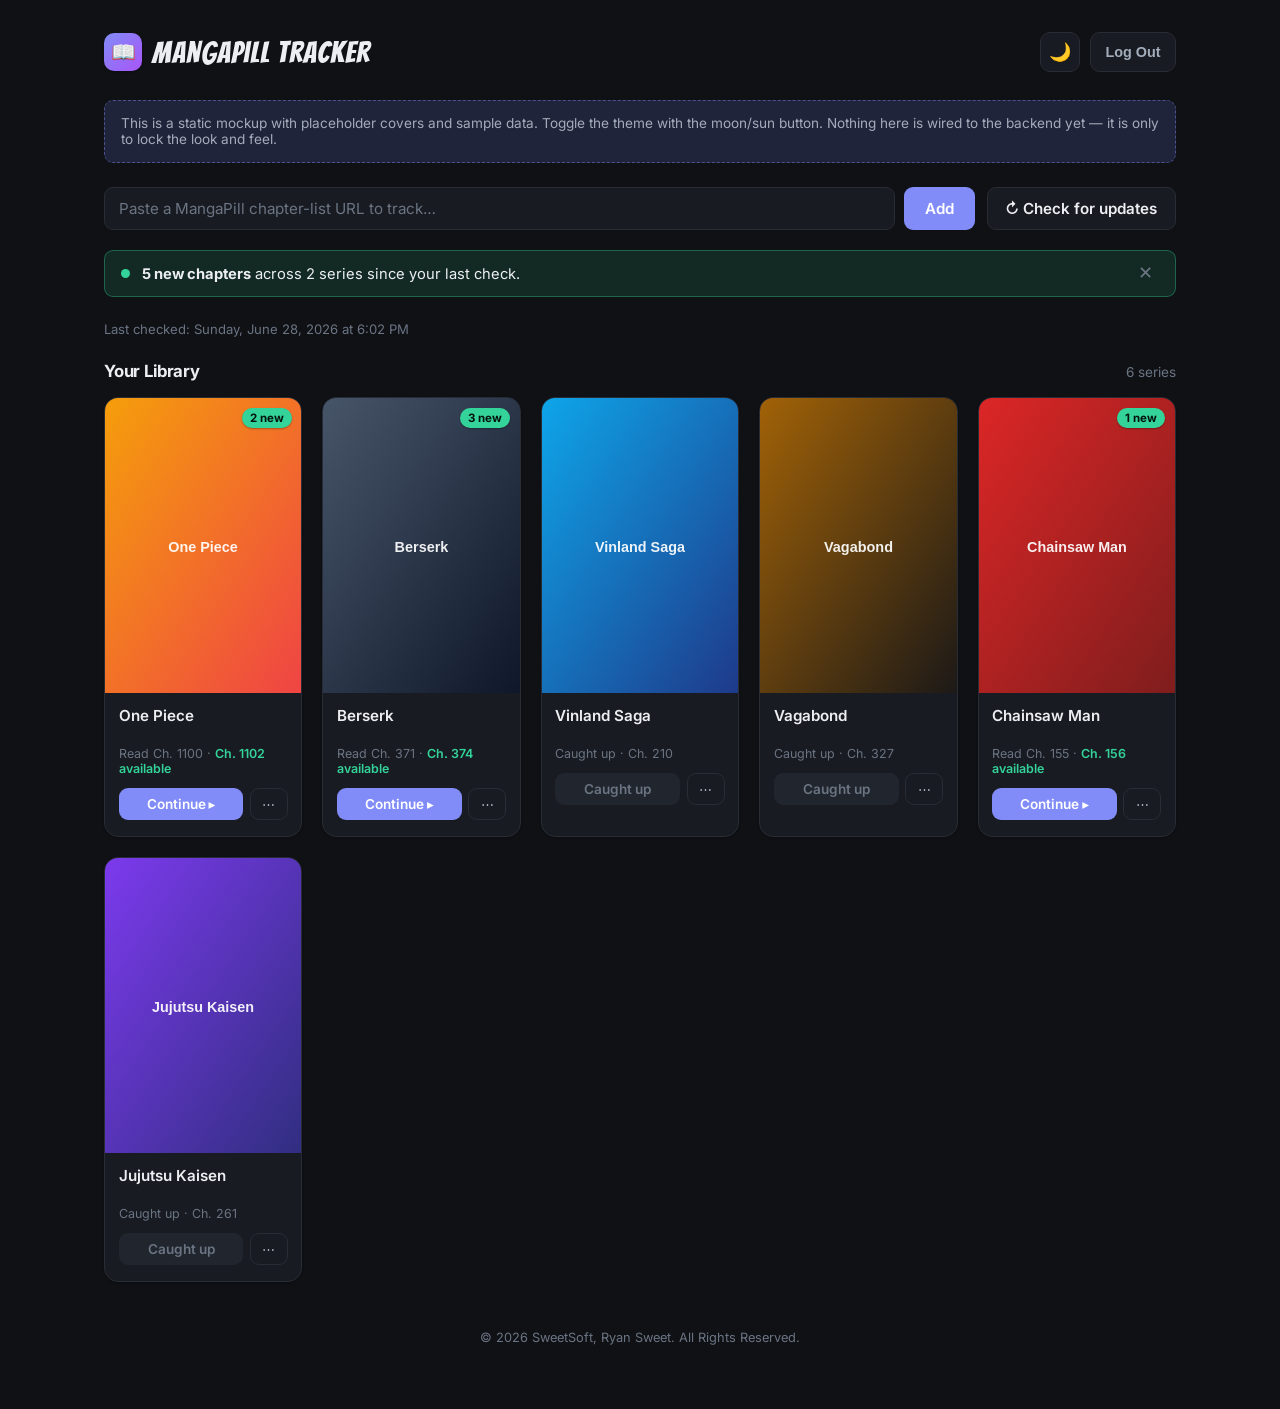
<file: docs/superpowers/mockups/cover-grid-mockup.html>
<!DOCTYPE html>
<html lang="en" data-theme="dark">

<head>
    <meta charset="UTF-8">
    <meta name="viewport" content="width=device-width, initial-scale=1.0">
    <title>MangaPill Tracker — Redesign Mockup</title>
    <link rel="preconnect" href="https://fonts.googleapis.com">
    <link rel="preconnect" href="https://fonts.gstatic.com" crossorigin>
    <link href="https://fonts.googleapis.com/css2?family=Bangers&family=Inter:wght@400;500;600;700&display=swap"
        rel="stylesheet">
    <style>
        /* ---------- Tokens ---------- */
        :root {
            --bg: #f4f5f7;
            --surface: #ffffff;
            --surface-2: #f0f1f4;
            --text: #14161a;
            --text-2: #5b6470;
            --text-3: #8a929e;
            --border: #e3e6ea;
            --accent: #6366f1;
            --accent-hover: #4f46e5;
            --accent-soft: #eef0fe;
            --danger: #ef4444;
            --new: #10b981;
            --new-soft: #e7f8f1;
            --shadow-sm: 0 1px 2px rgba(20, 22, 26, .06), 0 1px 3px rgba(20, 22, 26, .1);
            --shadow-md: 0 4px 6px rgba(20, 22, 26, .05), 0 10px 20px rgba(20, 22, 26, .08);
            --shadow-lg: 0 20px 40px rgba(20, 22, 26, .18);
            --radius: 14px;
            --radius-sm: 9px;
        }

        [data-theme="dark"] {
            --bg: #0f1115;
            --surface: #181b21;
            --surface-2: #21252d;
            --text: #eceef2;
            --text-2: #a3acba;
            --text-3: #6b7483;
            --border: #272c35;
            --accent: #818cf8;
            --accent-hover: #a5b0ff;
            --accent-soft: #20243a;
            --danger: #f87171;
            --new: #34d399;
            --new-soft: #122a23;
            --shadow-sm: 0 1px 2px rgba(0, 0, 0, .3);
            --shadow-md: 0 8px 24px rgba(0, 0, 0, .45);
            --shadow-lg: 0 24px 48px rgba(0, 0, 0, .6);
        }

        * {
            box-sizing: border-box;
        }

        body {
            margin: 0;
            background: var(--bg);
            color: var(--text);
            font-family: 'Inter', system-ui, sans-serif;
            -webkit-font-smoothing: antialiased;
            transition: background .3s, color .3s;
        }

        .page {
            max-width: 1120px;
            margin: 0 auto;
            padding: 2rem 1.5rem 4rem;
        }

        /* ---------- Header ---------- */
        header.top {
            display: flex;
            align-items: center;
            justify-content: space-between;
            gap: 1rem;
            margin-bottom: 1.75rem;
        }

        .brand {
            display: flex;
            align-items: center;
            gap: .65rem;
        }

        .brand .logo {
            width: 38px;
            height: 38px;
            border-radius: 10px;
            background: linear-gradient(135deg, var(--accent), #a855f7);
            display: grid;
            place-items: center;
            font-size: 20px;
            box-shadow: var(--shadow-sm);
        }

        .brand h1 {
            font-family: 'Bangers', cursive;
            font-weight: 400;
            font-size: 1.9rem;
            letter-spacing: 1px;
            margin: 0;
        }

        .header-actions {
            display: flex;
            align-items: center;
            gap: .6rem;
        }

        .icon-btn {
            width: 40px;
            height: 40px;
            border-radius: 10px;
            border: 1px solid var(--border);
            background: var(--surface);
            color: var(--text-2);
            cursor: pointer;
            font-size: 18px;
            display: grid;
            place-items: center;
            transition: background .2s, color .2s, transform .1s;
        }

        .icon-btn:hover {
            background: var(--surface-2);
            color: var(--text);
        }

        .icon-btn:active {
            transform: translateY(1px);
        }

        .btn-logout {
            border: 1px solid var(--border);
            background: var(--surface);
            color: var(--text-2);
            padding: 0 .9rem;
            height: 40px;
            border-radius: 10px;
            font-weight: 600;
            font-size: .9rem;
            cursor: pointer;
            transition: background .2s, color .2s;
        }

        .btn-logout:hover {
            background: var(--surface-2);
            color: var(--text);
        }

        /* ---------- Toolbar ---------- */
        .toolbar {
            display: flex;
            gap: .75rem;
            margin-bottom: 1.25rem;
            flex-wrap: wrap;
        }

        .add-form {
            display: flex;
            gap: .6rem;
            flex: 1;
            min-width: 280px;
        }

        .add-form input {
            flex: 1;
            padding: .7rem .9rem;
            border-radius: var(--radius-sm);
            border: 1px solid var(--border);
            background: var(--surface);
            color: var(--text);
            font-size: .95rem;
            font-family: inherit;
        }

        .add-form input::placeholder {
            color: var(--text-3);
        }

        .add-form input:focus {
            outline: none;
            border-color: var(--accent);
            box-shadow: 0 0 0 3px var(--accent-soft);
        }

        .btn-primary {
            background: var(--accent);
            color: #fff;
            border: none;
            border-radius: var(--radius-sm);
            padding: 0 1.3rem;
            font-weight: 600;
            font-size: .95rem;
            font-family: inherit;
            cursor: pointer;
            transition: background .2s, transform .1s;
        }

        .btn-primary:hover {
            background: var(--accent-hover);
        }

        .btn-primary:active {
            transform: translateY(1px);
        }

        .btn-check {
            display: inline-flex;
            align-items: center;
            gap: .5rem;
            background: var(--surface);
            color: var(--text);
            border: 1px solid var(--border);
            border-radius: var(--radius-sm);
            padding: 0 1.1rem;
            font-weight: 600;
            font-size: .95rem;
            font-family: inherit;
            cursor: pointer;
            transition: background .2s;
        }

        .btn-check:hover {
            background: var(--surface-2);
        }

        .last-checked {
            color: var(--text-3);
            font-size: .82rem;
            margin: 0 0 1.5rem;
        }

        /* ---------- Summary banner ---------- */
        .banner {
            display: flex;
            align-items: center;
            gap: .75rem;
            background: var(--new-soft);
            border: 1px solid color-mix(in srgb, var(--new) 35%, transparent);
            border-radius: var(--radius-sm);
            padding: .8rem 1rem;
            margin-bottom: 1.5rem;
            font-size: .92rem;
        }

        .banner .dot {
            width: 9px;
            height: 9px;
            border-radius: 50%;
            background: var(--new);
            flex-shrink: 0;
        }

        .banner strong {
            font-weight: 700;
        }

        .banner .close {
            margin-left: auto;
            background: none;
            border: none;
            color: var(--text-3);
            cursor: pointer;
            font-size: 1.1rem;
            line-height: 1;
        }

        /* ---------- Section heading ---------- */
        .section-head {
            display: flex;
            align-items: baseline;
            justify-content: space-between;
            margin: 0 0 1rem;
        }

        .section-head h2 {
            font-size: 1.05rem;
            font-weight: 700;
            margin: 0;
            letter-spacing: -.01em;
        }

        .section-head .count {
            color: var(--text-3);
            font-size: .85rem;
        }

        /* ---------- Cover grid ---------- */
        .grid {
            display: grid;
            grid-template-columns: repeat(auto-fill, minmax(168px, 1fr));
            gap: 1.25rem;
        }

        .card {
            position: relative;
            background: var(--surface);
            border: 1px solid var(--border);
            border-radius: var(--radius);
            overflow: hidden;
            box-shadow: var(--shadow-sm);
            transition: transform .18s ease, box-shadow .18s ease, border-color .18s;
        }

        .card:hover {
            transform: translateY(-4px);
            box-shadow: var(--shadow-md);
            border-color: color-mix(in srgb, var(--accent) 40%, var(--border));
        }

        .cover {
            position: relative;
            aspect-ratio: 2 / 3;
            overflow: hidden;
        }

        .cover img {
            width: 100%;
            height: 100%;
            object-fit: cover;
            display: block;
            transition: transform .35s ease;
        }

        .card:hover .cover img {
            transform: scale(1.05);
        }

        .badge {
            position: absolute;
            top: .6rem;
            right: .6rem;
            background: var(--new);
            color: #04130d;
            font-size: .72rem;
            font-weight: 700;
            padding: .2rem .5rem;
            border-radius: 999px;
            box-shadow: var(--shadow-sm);
        }

        .delete-x {
            position: absolute;
            top: .6rem;
            left: .6rem;
            width: 26px;
            height: 26px;
            border-radius: 50%;
            border: none;
            background: rgba(0, 0, 0, .55);
            color: #fff;
            cursor: pointer;
            font-size: 14px;
            display: grid;
            place-items: center;
            opacity: 0;
            transition: opacity .18s;
        }

        .card:hover .delete-x {
            opacity: 1;
        }

        .card-body {
            padding: .8rem .85rem 1rem;
        }

        .card-title {
            font-weight: 600;
            font-size: .95rem;
            line-height: 1.25;
            margin: 0 0 .25rem;
            display: -webkit-box;
            -webkit-line-clamp: 2;
            -webkit-box-orient: vertical;
            overflow: hidden;
            min-height: 2.4em;
        }

        .progress {
            font-size: .78rem;
            color: var(--text-3);
            margin: 0 0 .75rem;
        }

        .progress .unread {
            color: var(--new);
            font-weight: 600;
        }

        .card-actions {
            display: flex;
            gap: .4rem;
        }

        .btn-continue {
            flex: 1;
            text-align: center;
            background: var(--accent);
            color: #fff;
            text-decoration: none;
            font-weight: 600;
            font-size: .85rem;
            padding: .5rem;
            border-radius: var(--radius-sm);
            transition: background .2s;
        }

        .btn-continue:hover {
            background: var(--accent-hover);
        }

        .btn-continue.caught-up {
            background: var(--surface-2);
            color: var(--text-3);
            pointer-events: none;
        }

        .menu {
            width: 38px;
            border: 1px solid var(--border);
            background: var(--surface);
            color: var(--text-2);
            border-radius: var(--radius-sm);
            cursor: pointer;
            font-size: .8rem;
        }

        .menu:hover {
            background: var(--surface-2);
        }

        footer {
            text-align: center;
            color: var(--text-3);
            font-size: .8rem;
            margin-top: 3rem;
        }

        .note {
            background: var(--accent-soft);
            border: 1px dashed color-mix(in srgb, var(--accent) 45%, transparent);
            border-radius: var(--radius-sm);
            padding: .9rem 1rem;
            font-size: .85rem;
            color: var(--text-2);
            margin-bottom: 1.5rem;
        }

        /* ---------- Tablet ---------- */
        @media (max-width: 720px) {
            .page {
                padding: 1.5rem 1rem 3rem;
            }

            .toolbar {
                flex-direction: column;
            }

            .add-form {
                min-width: 0;
            }

            .btn-check {
                width: 100%;
                justify-content: center;
                padding: .7rem;
            }
        }

        /* ---------- Phone ---------- */
        @media (max-width: 480px) {
            header.top {
                margin-bottom: 1.25rem;
            }

            .brand h1 {
                font-size: 1.5rem;
            }

            .brand .logo {
                width: 32px;
                height: 32px;
                font-size: 17px;
            }

            .btn-logout {
                padding: 0 .7rem;
                font-size: .82rem;
            }

            /* Two covers per row keeps the art readable on a phone */
            .grid {
                grid-template-columns: repeat(2, 1fr);
                gap: .85rem;
            }

            .card-title {
                font-size: .88rem;
            }

            /* Delete + continue are always visible on touch (no hover) */
            .delete-x {
                opacity: 1;
                background: rgba(0, 0, 0, .65);
            }
        }
    </style>
</head>

<body>
    <div class="page">
        <header class="top">
            <div class="brand">
                <div class="logo">📖</div>
                <h1>MangaPill Tracker</h1>
            </div>
            <div class="header-actions">
                <button class="icon-btn" id="themeToggle" title="Toggle theme">🌙</button>
                <button class="btn-logout">Log Out</button>
            </div>
        </header>

        <div class="note">
            This is a static mockup with placeholder covers and sample data. Toggle the theme with the moon/sun
            button. Nothing here is wired to the backend yet — it is only to lock the look and feel.
        </div>

        <div class="toolbar">
            <form class="add-form" onsubmit="return false">
                <input type="text" placeholder="Paste a MangaPill chapter-list URL to track…">
                <button class="btn-primary" type="submit">Add</button>
            </form>
            <button class="btn-check">↻ Check for updates</button>
        </div>

        <div class="banner">
            <span class="dot"></span>
            <span><strong>5 new chapters</strong> across 2 series since your last check.</span>
            <button class="close" title="Dismiss">✕</button>
        </div>

        <p class="last-checked">Last checked: Sunday, June 28, 2026 at 6:02 PM</p>

        <div class="section-head">
            <h2>Your Library</h2>
            <span class="count">6 series</span>
        </div>

        <div class="grid" id="grid"></div>

        <footer>© 2026 SweetSoft, Ryan Sweet. All Rights Reserved.</footer>
    </div>

    <script>
        // ---------- Sample data ----------
        const COVERS = [
            ['One Piece', '#f59e0b', '#ef4444', 'Ch. 1100', 'Ch. 1102', 2],
            ['Berserk', '#475569', '#0f172a', 'Ch. 371', 'Ch. 374', 3],
            ['Vinland Saga', '#0ea5e9', '#1e3a8a', 'Ch. 210', 'Ch. 210', 0],
            ['Vagabond', '#a16207', '#1c1917', 'Ch. 327', 'Ch. 327', 0],
            ['Chainsaw Man', '#dc2626', '#7f1d1d', 'Ch. 155', 'Ch. 156', 1],
            ['Jujutsu Kaisen', '#7c3aed', '#312e81', 'Ch. 261', 'Ch. 261', 0],
        ];

        function coverSVG(title, c1, c2) {
            const svg = `<svg xmlns='http://www.w3.org/2000/svg' width='300' height='450'>
                <defs><linearGradient id='g' x1='0' y1='0' x2='1' y2='1'>
                <stop offset='0' stop-color='${c1}'/><stop offset='1' stop-color='${c2}'/></linearGradient></defs>
                <rect width='300' height='450' fill='url(#g)'/>
                <text x='150' y='235' font-family='Inter,sans-serif' font-size='22' font-weight='700'
                fill='rgba(255,255,255,.92)' text-anchor='middle'>${title}</text></svg>`;
            return 'data:image/svg+xml,' + encodeURIComponent(svg);
        }

        const grid = document.getElementById('grid');
        COVERS.forEach(([title, c1, c2, lastRead, latest, unread]) => {
            const caughtUp = unread === 0;
            const card = document.createElement('div');
            card.className = 'card';
            card.innerHTML = `
                <div class="cover">
                    <img src="${coverSVG(title, c1, c2)}" alt="${title} cover">
                    ${unread ? `<span class="badge">${unread} new</span>` : ''}
                    <button class="delete-x" title="Remove">✕</button>
                </div>
                <div class="card-body">
                    <p class="card-title">${title}</p>
                    <p class="progress">
                        ${caughtUp
                    ? `Caught up · ${latest}`
                    : `Read ${lastRead} · <span class="unread">${latest} available</span>`}
                    </p>
                    <div class="card-actions">
                        <a class="btn-continue ${caughtUp ? 'caught-up' : ''}" href="#">
                            ${caughtUp ? 'Caught up' : 'Continue ▸'}
                        </a>
                        <button class="menu" title="All chapters">⋯</button>
                    </div>
                </div>`;
            grid.appendChild(card);
        });

        // ---------- Theme toggle ----------
        const root = document.documentElement;
        const toggle = document.getElementById('themeToggle');
        function applyTheme(t) {
            root.setAttribute('data-theme', t);
            toggle.textContent = t === 'dark' ? '🌙' : '☀️';
        }
        applyTheme(localStorage.getItem('theme') || 'dark');
        toggle.addEventListener('click', () => {
            const next = root.getAttribute('data-theme') === 'dark' ? 'light' : 'dark';
            localStorage.setItem('theme', next);
            applyTheme(next);
        });

        // dismiss banner
        document.querySelector('.banner .close').addEventListener('click', (e) => {
            e.target.closest('.banner').remove();
        });
    </script>
</body>

</html>
</file>
